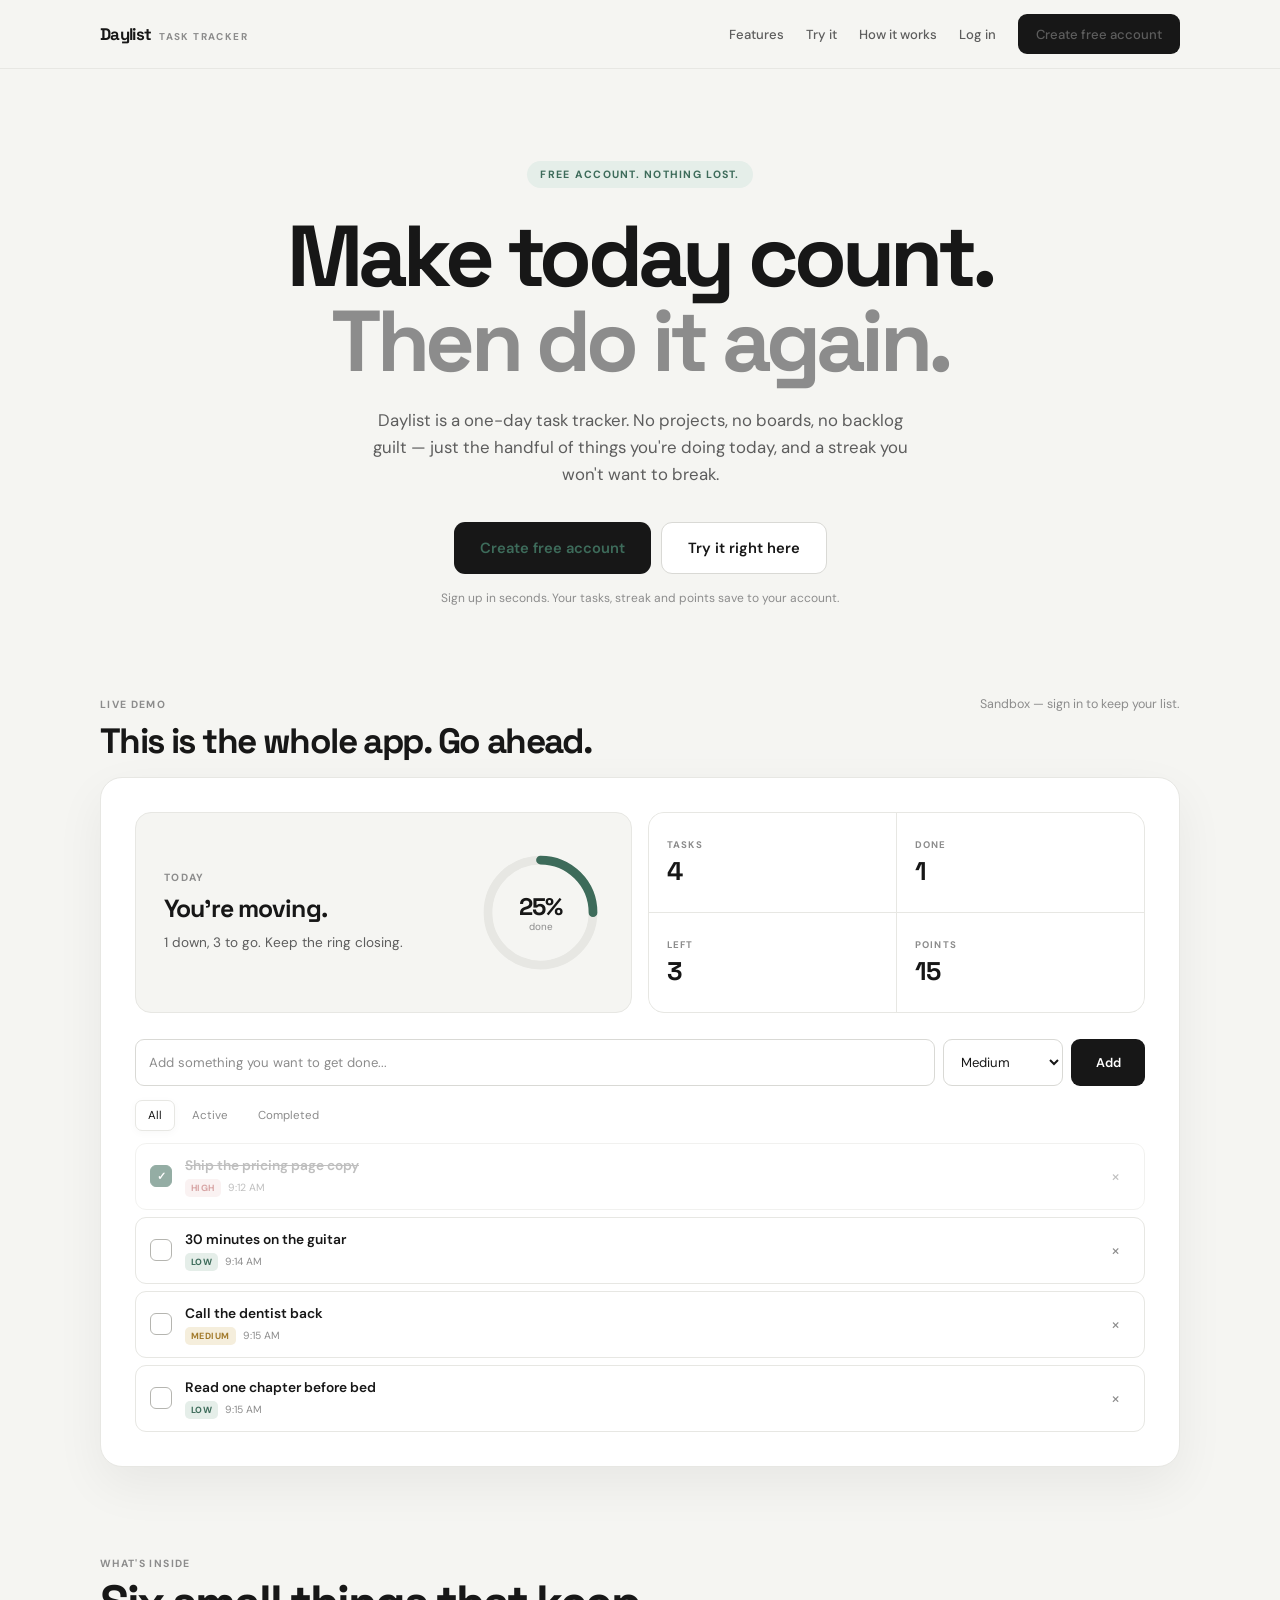
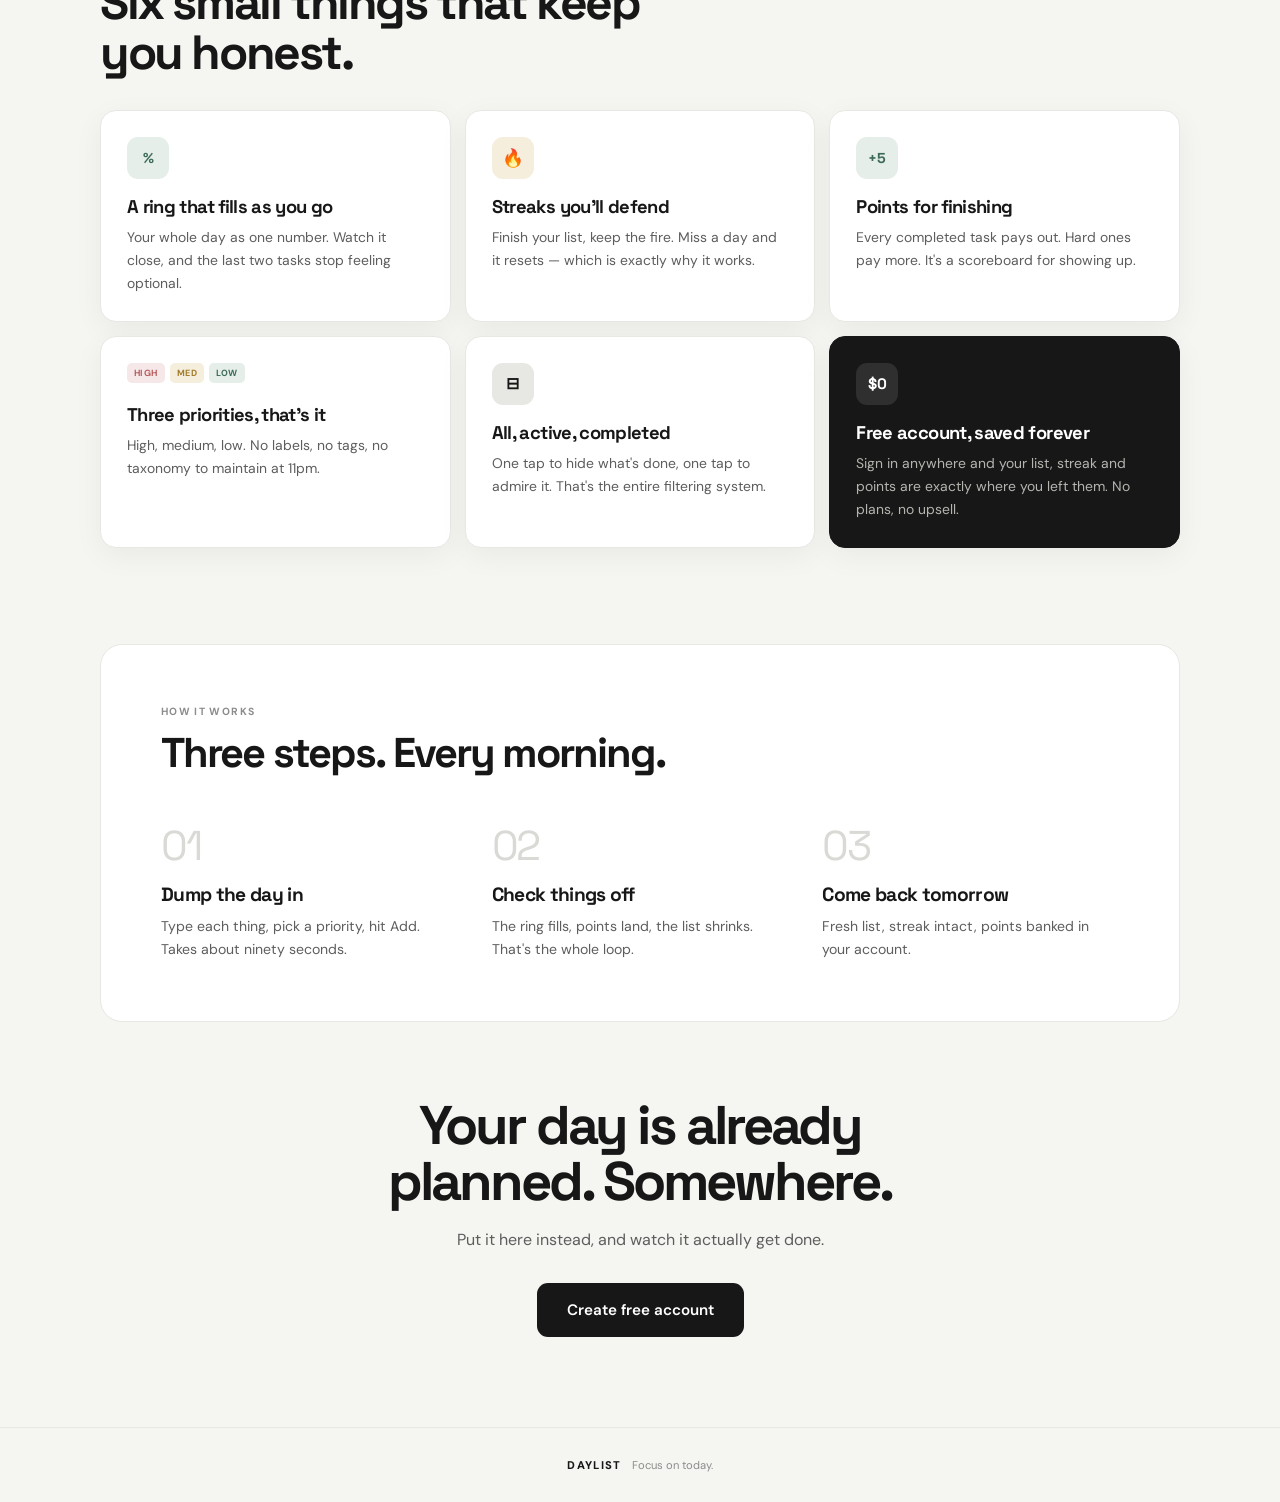
<file: public/homepage.html>
<!doctype html>
<html lang="en">
  <head>
    <meta charset="UTF-8" />
    <meta name="viewport" content="width=device-width, initial-scale=1.0" />

    <title>Daylist — Make today count.</title>

    <link rel="preconnect" href="https://fonts.googleapis.com" />
    <link rel="preconnect" href="https://fonts.gstatic.com" crossorigin />

    <link
      href="https://fonts.googleapis.com/css2?family=DM+Sans:wght@400;500;600;700&amp;family=Space+Grotesk:wght@500;600;700&amp;display=swap"
      rel="stylesheet"
    />

    <link rel="stylesheet" href="homepage.css" />
  </head>

  <body>
    <nav class="nav">
      <div class="nav-inner">
        <div class="brand">
          <span class="brand-name">Daylist</span>
          <span class="brand-tag">TASK TRACKER</span>
        </div>

        <div class="nav-links">
          <a href="#features">Features</a>
          <a href="#demo">Try it</a>
          <a href="#how">How it works</a>
          <a href="./login.html">Log in</a>
          <button class="btn-dark btn-sm" type="button">
            <a href="./register.html">Create free account</a>
          </button>
        </div>
      </div>
    </nav>

    <header class="hero">
      <span class="pill">FREE ACCOUNT. NOTHING LOST.</span>

      <h1>
        Make today count.<br /><span class="muted">Then do it again.</span>
      </h1>

      <p class="hero-sub">
        Daylist is a one-day task tracker. No projects, no boards, no backlog
        guilt — just the handful of things you're doing today, and a streak you
        won't want to break.
      </p>

      <div class="hero-actions">
        <button class="btn-dark btn-lg" type="button">
          <a href="./register.html">Create free account</a>
        </button>
        <a class="btn-ghost btn-lg" href="#demo">Try it right here</a>
      </div>

      <p class="hero-note">
        Sign up in seconds. Your tasks, streak and points save to your account.
      </p>
    </header>

    <section class="section" id="demo">
      <div class="section-head">
        <div>
          <p class="label">LIVE DEMO</p>
          <h2>This is the whole app. Go ahead.</h2>
        </div>

        <span class="section-note">Sandbox — sign in to keep your list.</span>
      </div>

      <div class="app-shell">
        <div class="top-grid">
          <div class="progress-card">
            <div class="progress-info">
              <p class="label">TODAY</p>
              <h3 id="progressTitle">Ready when you are.</h3>
              <p id="progressMessage">
                Start with one task. Momentum comes after.
              </p>
            </div>

            <div class="progress-circle">
              <svg viewBox="0 0 100 100">
                <circle
                  class="progress-background"
                  cx="50"
                  cy="50"
                  r="42"
                ></circle>
                <circle
                  class="progress-bar"
                  id="progressBar"
                  cx="50"
                  cy="50"
                  r="42"
                ></circle>
              </svg>

              <div class="progress-number">
                <strong id="progressPercent">0%</strong>
                <span>done</span>
              </div>
            </div>
          </div>

          <div class="stats">
            <div class="stat">
              <span class="stat-label">TASKS</span>
              <strong id="totalTasks">0</strong>
            </div>

            <div class="stat">
              <span class="stat-label">DONE</span>
              <strong id="completedTasks">0</strong>
            </div>

            <div class="stat">
              <span class="stat-label">LEFT</span>
              <strong id="remainingTasks">0</strong>
            </div>

            <div class="stat">
              <span class="stat-label">POINTS</span>
              <strong id="points">0</strong>
            </div>
          </div>
        </div>

        <form class="add-task" id="taskForm">
          <input
            id="taskInput"
            type="text"
            placeholder="Add something you want to get done..."
            autocomplete="off"
          />

          <select id="priorityInput">
            <option value="low">Low</option>
            <option value="medium" selected>Medium</option>
            <option value="high">High</option>
          </select>

          <button type="submit">Add</button>
        </form>

        <nav class="filters">
          <button class="filter active" data-filter="all" type="button">
            All
          </button>
          <button class="filter" data-filter="active" type="button">
            Active
          </button>
          <button class="filter" data-filter="completed" type="button">
            Completed
          </button>
        </nav>

        <div class="task-list" id="taskList"></div>

        <div class="empty" id="emptyState">
          <div class="empty-check">✓</div>
          <h3>Nothing left here.</h3>
          <p>Add a task above and get started.</p>
        </div>
      </div>
    </section>

    <section class="section" id="features">
      <p class="label">WHAT'S INSIDE</p>
      <h2 class="big-head">Six small things that keep you honest.</h2>

      <div class="feature-grid">
        <article class="card">
          <div class="icon icon-green">%</div>
          <h3>A ring that fills as you go</h3>
          <p>
            Your whole day as one number. Watch it close, and the last two tasks
            stop feeling optional.
          </p>
        </article>

        <article class="card">
          <div class="icon icon-yellow">🔥</div>
          <h3>Streaks you'll defend</h3>
          <p>
            Finish your list, keep the fire. Miss a day and it resets — which is
            exactly why it works.
          </p>
        </article>

        <article class="card">
          <div class="icon icon-green">+5</div>
          <h3>Points for finishing</h3>
          <p>
            Every completed task pays out. Hard ones pay more. It's a scoreboard
            for showing up.
          </p>
        </article>

        <article class="card">
          <div class="pri-row">
            <span class="priority high">HIGH</span>
            <span class="priority medium">MED</span>
            <span class="priority low">LOW</span>
          </div>

          <h3>Three priorities, that's it</h3>
          <p>
            High, medium, low. No labels, no tags, no taxonomy to maintain at
            11pm.
          </p>
        </article>

        <article class="card">
          <div class="icon icon-gray">⊟</div>
          <h3>All, active, completed</h3>
          <p>
            One tap to hide what's done, one tap to admire it. That's the entire
            filtering system.
          </p>
        </article>

        <article class="card card-dark">
          <div class="icon icon-dark">$0</div>
          <h3>Free account, saved forever</h3>
          <p>
            Sign in anywhere and your list, streak and points are exactly where
            you left them. No plans, no upsell.
          </p>
        </article>
      </div>
    </section>

    <section class="section" id="how">
      <div class="how-panel">
        <p class="label">HOW IT WORKS</p>
        <h2 class="how-head">Three steps. Every morning.</h2>

        <div class="steps">
          <div class="step">
            <div class="step-num">01</div>
            <h3>Dump the day in</h3>
            <p>
              Type each thing, pick a priority, hit Add. Takes about ninety
              seconds.
            </p>
          </div>

          <div class="step">
            <div class="step-num">02</div>
            <h3>Check things off</h3>
            <p>
              The ring fills, points land, the list shrinks. That's the whole
              loop.
            </p>
          </div>

          <div class="step">
            <div class="step-num">03</div>
            <h3>Come back tomorrow</h3>
            <p>Fresh list, streak intact, points banked in your account.</p>
          </div>
        </div>
      </div>
    </section>

    <section class="section closer">
      <h2>Your day is already planned. Somewhere.</h2>
      <p>Put it here instead, and watch it actually get done.</p>
      <button class="btn-dark btn-lg" type="button">Create free account</button>
    </section>

    <footer class="site-footer">
      <div class="footer-inner">
        <span>DAYLIST</span>
        <p>Focus on today.</p>
      </div>
    </footer>

    <script>
      (function () {
        var PRI = {
          high: { label: "HIGH", pts: 15 },
          medium: { label: "MEDIUM", pts: 10 },
          low: { label: "LOW", pts: 5 },
        };

        var tasks = [
          {
            id: 1,
            title: "Ship the pricing page copy",
            pri: "high",
            done: true,
            when: "9:12 AM",
          },
          {
            id: 2,
            title: "30 minutes on the guitar",
            pri: "low",
            done: false,
            when: "9:14 AM",
          },
          {
            id: 3,
            title: "Call the dentist back",
            pri: "medium",
            done: false,
            when: "9:15 AM",
          },
          {
            id: 4,
            title: "Read one chapter before bed",
            pri: "low",
            done: false,
            when: "9:15 AM",
          },
        ];

        var seq = 5;
        var filter = "all";

        var list = document.getElementById("taskList");
        var empty = document.getElementById("emptyState");
        var form = document.getElementById("taskForm");
        var input = document.getElementById("taskInput");
        var priInput = document.getElementById("priorityInput");

        function now() {
          return new Date().toLocaleTimeString([], {
            hour: "numeric",
            minute: "2-digit",
          });
        }

        function render() {
          var total = tasks.length;
          var done = tasks.filter(function (t) {
            return t.done;
          }).length;
          var pct = total ? Math.round((done / total) * 100) : 0;
          var points = tasks.reduce(function (s, t) {
            return s + (t.done ? PRI[t.pri].pts : 0);
          }, 0);

          document.getElementById("totalTasks").textContent = total;
          document.getElementById("completedTasks").textContent = done;
          document.getElementById("remainingTasks").textContent = total - done;
          document.getElementById("points").textContent = points;
          document.getElementById("progressPercent").textContent = pct + "%";
          document.getElementById("progressBar").style.strokeDashoffset =
            264 - (264 * pct) / 100;

          var title = "Ready when you are.";
          var msg = "Start with one task. Momentum comes after.";

          if (total && done === 0) {
            title = "Nothing done yet.";
            msg = "Pick the easiest one and knock it out.";
          } else if (done && done < total) {
            title = "You're moving.";
            msg =
              done +
              " down, " +
              (total - done) +
              " to go. Keep the ring closing.";
          } else if (total && done === total) {
            title = "Day cleared.";
            msg = "Every task done. Streak safe — see you tomorrow.";
          }

          document.getElementById("progressTitle").textContent = title;
          document.getElementById("progressMessage").textContent = msg;

          var visible = tasks.filter(function (t) {
            if (filter === "active") return !t.done;
            if (filter === "completed") return t.done;
            return true;
          });

          list.innerHTML = "";

          visible.forEach(function (t) {
            var row = document.createElement("div");
            row.className = "task" + (t.done ? " completed" : "");

            var box = document.createElement("button");
            box.type = "button";
            box.className = "checkbox" + (t.done ? " checked" : "");
            box.textContent = t.done ? "✓" : "";
            box.addEventListener("click", function () {
              t.done = !t.done;
              render();
            });

            var content = document.createElement("div");
            content.className = "task-content";

            var titleEl = document.createElement("div");
            titleEl.className = "task-title";
            titleEl.textContent = t.title;

            var meta = document.createElement("div");
            meta.className = "task-meta";

            var pri = document.createElement("span");
            pri.className = "priority " + t.pri;
            pri.textContent = PRI[t.pri].label;

            var when = document.createElement("span");
            when.textContent = t.when;

            meta.appendChild(pri);
            meta.appendChild(when);
            content.appendChild(titleEl);
            content.appendChild(meta);

            var del = document.createElement("button");
            del.type = "button";
            del.className = "delete";
            del.textContent = "×";
            del.addEventListener("click", function () {
              tasks = tasks.filter(function (x) {
                return x.id !== t.id;
              });
              render();
            });

            row.appendChild(box);
            row.appendChild(content);
            row.appendChild(del);
            list.appendChild(row);
          });

          empty.classList.toggle("visible", visible.length === 0);
        }

        form.addEventListener("submit", function (e) {
          e.preventDefault();
          var v = input.value.trim();
          if (!v) return;

          tasks.push({
            id: seq++,
            title: v,
            pri: priInput.value,
            done: false,
            when: now(),
          });
          input.value = "";
          render();
        });

        Array.prototype.forEach.call(
          document.querySelectorAll(".filter"),
          function (b) {
            b.addEventListener("click", function () {
              filter = b.dataset.filter;
              Array.prototype.forEach.call(
                document.querySelectorAll(".filter"),
                function (x) {
                  x.classList.toggle("active", x === b);
                },
              );
              render();
            });
          },
        );

        render();
      })();
    </script>
  </body>
</html>
</file>
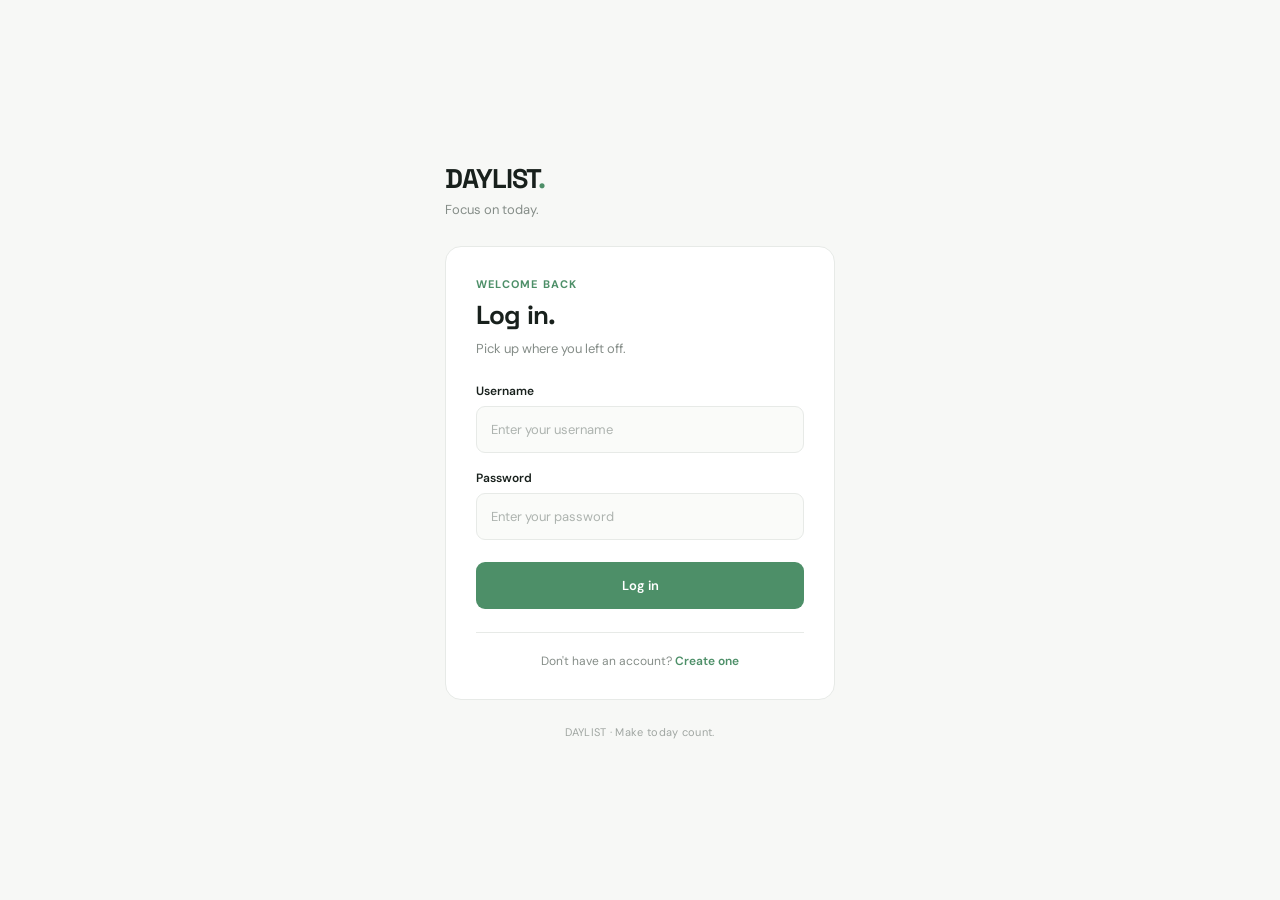
<file: public/login.html>
<!doctype html>
<html lang="en">
  <head>
    <meta charset="UTF-8" />

    <meta name="viewport" content="width=device-width, initial-scale=1.0" />

    <title>Login — Daylist</title>

    <link rel="stylesheet" href="auth.css" />
  </head>

  <body>
    <main class="auth">
      <header class="brand">
        <h1>DAYLIST<span>.</span></h1>

        <p>Focus on today.</p>
      </header>

      <section class="auth-card">
        <div class="auth-header">
          <div class="label">WELCOME BACK</div>

          <h2>Log in.</h2>

          <p>Pick up where you left off.</p>
        </div>

        <form>
          <div class="form-group">
            <label for="username"> Username </label>

            <input
              class="input"
              id="username"
              type="text"
              placeholder="Enter your username"
              autocomplete="username"
            />
          </div>

          <div class="form-group">
            <label for="password"> Password </label>

            <input
              class="input"
              id="password"
              type="password"
              placeholder="Enter your password"
              autocomplete="current-password"
            />
          </div>

          <button class="auth-button" type="button">Log in</button>
        </form>

        <div class="auth-bottom">
          Don't have an account?

          <a href="register.html"> Create one </a>
        </div>
      </section>

      <footer class="auth-footer">DAYLIST · Make today count.</footer>
    </main>
    <script src="loginauth.js"></script>
  </body>
</html>
</file>
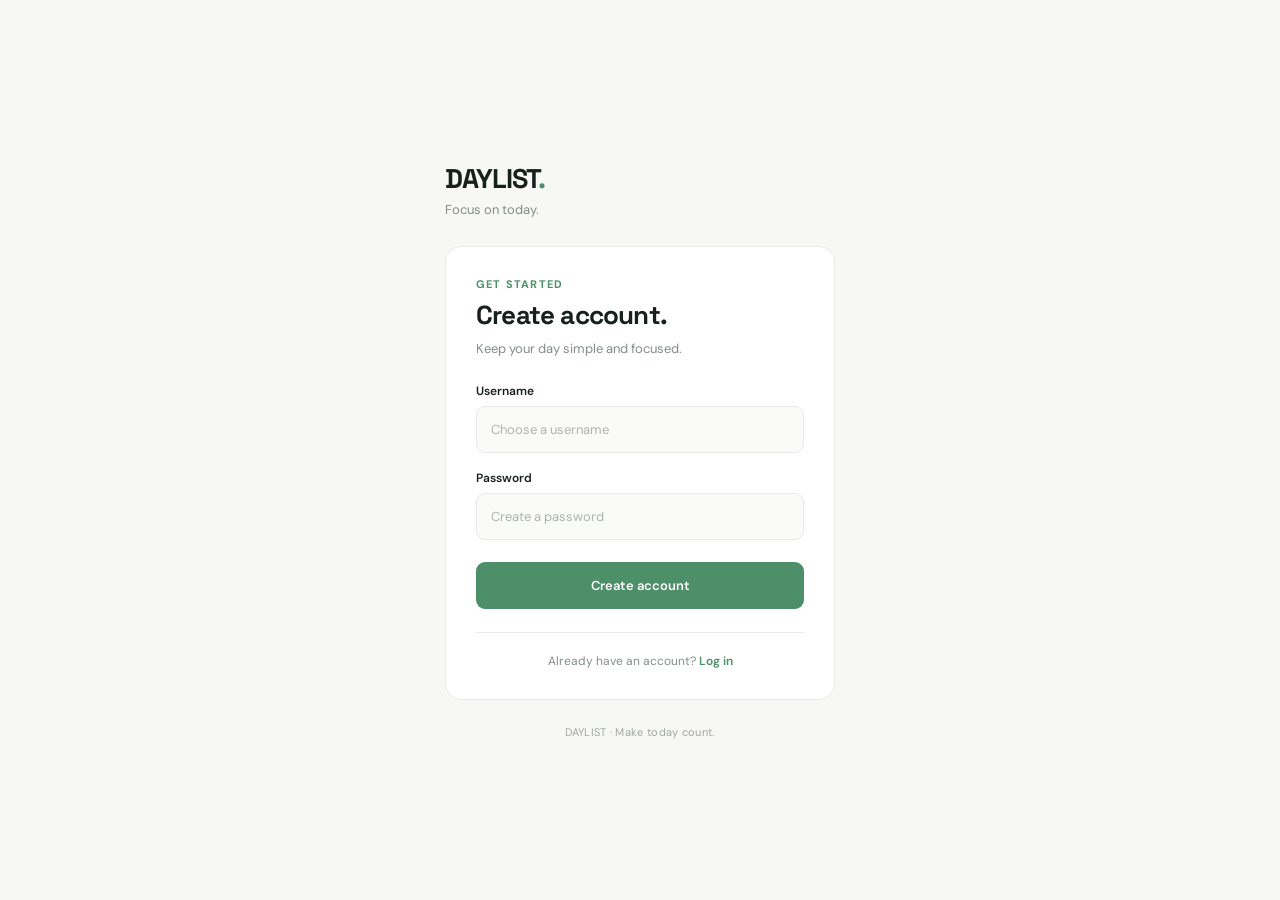
<file: public/register.html>
<!doctype html>
<html lang="en">
  <head>
    <meta charset="UTF-8" />

    <meta name="viewport" content="width=device-width, initial-scale=1.0" />

    <title>Register — Daylist</title>

    <link rel="stylesheet" href="auth.css" />
  </head>

  <body>
    <main class="auth">
      <header class="brand">
        <h1>DAYLIST<span>.</span></h1>

        <p>Focus on today.</p>
      </header>

      <section class="auth-card">
        <div class="auth-header">
          <div class="label">GET STARTED</div>

          <h2>Create account.</h2>

          <p>Keep your day simple and focused.</p>
        </div>

        <form>
          <div class="form-group">
            <label for="username"> Username </label>

            <input
              class="input"
              id="username"
              type="text"
              placeholder="Choose a username"
              autocomplete="username"
            />
          </div>

          <div class="form-group">
            <label for="password"> Password </label>

            <input
              class="input"
              id="password"
              type="password"
              placeholder="Create a password"
              autocomplete="new-password"
            />
          </div>

          <button class="auth-button" type="button">Create account</button>
        </form>

        <div class="auth-bottom">
          Already have an account?

          <a href="login.html"> Log in </a>
        </div>
      </section>

      <footer class="auth-footer">DAYLIST · Make today count.</footer>
    </main>
    <script src="registerauth.js"></script>
  </body>
</html>
</file>
<file: public/homepage.css>
* {
  margin: 0;
  padding: 0;
  box-sizing: border-box;
}

:root {
  --paper: #f5f5f2;
  --white: #ffffff;

  --black: #171717;
  --gray-700: #5d5d5d;
  --gray-500: #8c8c8c;
  --gray-400: #b5b5b0;
  --gray-300: #d9d9d5;
  --gray-200: #e7e7e3;

  --green: #3d6b5a;
  --green-light: #e5eee9;

  --red: #b85c5c;
  --red-light: #f6e8e8;

  --yellow: #a37b2c;
  --yellow-light: #f5eedc;

  --shadow: 0 8px 30px rgba(0, 0, 0, 0.05);
  --wrap: min(1080px, calc(100% - 40px));
}

html {
  scroll-behavior: smooth;
}

body {
  background: var(--paper);
  color: var(--black);

  font-family: "DM Sans", -apple-system, BlinkMacSystemFont, "Segoe UI", sans-serif;

  -webkit-font-smoothing: antialiased;

  overflow-x: hidden;
}

button,
input,
select {
  font: inherit;
}

button {
  cursor: pointer;
}

a {
  color: var(--green);
  text-decoration: none;
}

a:hover {
  color: var(--black);
}

h1,
h2,
h3 {
  font-family: "Space Grotesk", sans-serif;
}

.label {
  color: var(--gray-500);
  font-size: 0.65rem;
  font-weight: 700;
  letter-spacing: 0.13em;
}

.muted {
  color: var(--gray-500);
}

/* ---------- buttons ---------- */

.btn-dark {
  border: none;
  border-radius: 11px;
  background: var(--black);
  color: #fff;
  font-weight: 600;
  transition: background 0.15s;
}

.btn-dark:hover {
  background: var(--green);
}

.btn-ghost {
  display: inline-flex;
  align-items: center;
  background: var(--white);
  border: 1px solid var(--gray-300);
  border-radius: 11px;
  color: var(--black);
  font-weight: 600;
  transition: border-color 0.15s;
}

.btn-ghost:hover {
  border-color: var(--black);
  color: var(--black);
}

.btn-sm {
  height: 40px;
  padding: 0 18px;
  border-radius: 9px;
  font-size: 0.8rem;
}

.btn-lg {
  height: 52px;
  padding: 0 26px;
  font-size: 0.92rem;
}

/* ---------- nav ---------- */

.nav {
  position: sticky;
  top: 0;
  z-index: 20;

  background: rgba(245, 245, 242, 0.88);
  backdrop-filter: blur(10px);
  border-bottom: 1px solid var(--gray-200);
}

.nav-inner {
  width: var(--wrap);
  height: 68px;

  margin: 0 auto;

  display: flex;
  align-items: center;
  justify-content: space-between;
  gap: 20px;
}

.brand {
  display: flex;
  align-items: baseline;
  gap: 8px;
}

.brand-name {
  font-family: "Space Grotesk", sans-serif;
  font-weight: 700;
  font-size: 1.05rem;
  letter-spacing: -0.04em;
}

.brand-tag {
  color: var(--gray-500);
  font-size: 0.62rem;
  font-weight: 700;
  letter-spacing: 0.14em;
}

.nav-links {
  display: flex;
  align-items: center;
  gap: 22px;
}

.nav-links a {
  color: var(--gray-700);
  font-size: 0.82rem;
  font-weight: 500;
}

/* ---------- hero ---------- */

.hero {
  width: var(--wrap);
  margin: 0 auto;
  padding: 92px 0 20px;
  text-align: center;
}

.pill {
  display: inline-block;
  padding: 7px 13px;

  background: var(--green-light);
  color: var(--green);

  border-radius: 100px;

  font-size: 0.66rem;
  font-weight: 700;
  letter-spacing: 0.12em;
}

.hero h1 {
  margin-top: 26px;

  font-size: clamp(2.8rem, 7vw, 5.4rem);
  line-height: 0.98;
  letter-spacing: -0.055em;

  text-wrap: balance;
}

.hero-sub {
  max-width: 540px;
  margin: 24px auto 0;

  color: var(--gray-700);
  font-size: 1.05rem;
  line-height: 1.6;

  text-wrap: pretty;
}

.hero-actions {
  display: flex;
  align-items: center;
  justify-content: center;
  gap: 10px;
  flex-wrap: wrap;

  margin-top: 34px;
}

.hero-note {
  margin-top: 16px;
  color: var(--gray-500);
  font-size: 0.75rem;
}

/* ---------- sections ---------- */

.section {
  width: var(--wrap);
  margin: 0 auto;
  padding: 70px 0 20px;
}

.section-head {
  display: flex;
  align-items: baseline;
  justify-content: space-between;
  gap: 20px;
  flex-wrap: wrap;

  margin-bottom: 14px;
}

.section-head h2 {
  margin-top: 7px;
  font-size: clamp(1.6rem, 3vw, 2.2rem);
  letter-spacing: -0.045em;
}

.section-note {
  color: var(--gray-500);
  font-size: 0.78rem;
}

.big-head {
  max-width: 620px;
  margin-top: 8px;

  font-size: clamp(1.9rem, 4vw, 3rem);
  line-height: 1.04;
  letter-spacing: -0.05em;
}

/* ---------- live demo ---------- */

.app-shell {
  padding: clamp(18px, 3vw, 34px);

  background: var(--white);
  border: 1px solid var(--gray-200);
  border-radius: 22px;

  box-shadow: 0 18px 50px rgba(0, 0, 0, 0.06);
}

.top-grid {
  display: grid;
  grid-template-columns: repeat(auto-fit, minmax(300px, 1fr));
  gap: 16px;

  margin-bottom: 26px;
}

.progress-card {
  min-height: 200px;

  display: flex;
  align-items: center;
  justify-content: space-between;
  gap: 22px;
  flex-wrap: wrap;

  padding: 28px;

  background: var(--paper);
  border: 1px solid var(--gray-200);
  border-radius: 16px;
}

.progress-info {
  flex: 1;
  min-width: 210px;
}

.progress-info h3 {
  margin-top: 9px;
  font-size: 1.55rem;
  letter-spacing: -0.035em;
}

.progress-info > p:last-child {
  max-width: 340px;
  margin-top: 8px;

  color: var(--gray-700);
  font-size: 0.85rem;
  line-height: 1.6;
}

.progress-circle {
  position: relative;
  width: 125px;
  height: 125px;
  flex-shrink: 0;
}

.progress-circle svg {
  width: 100%;
  height: 100%;
  transform: rotate(-90deg);
}

.progress-circle circle {
  fill: none;
  stroke-width: 7;
}

.progress-background {
  stroke: var(--gray-200);
}

.progress-bar {
  stroke: var(--green);
  stroke-linecap: round;
  stroke-dasharray: 264;
  stroke-dashoffset: 264;

  transition: stroke-dashoffset 0.5s ease;
}

.progress-number {
  position: absolute;
  inset: 0;

  display: flex;
  align-items: center;
  justify-content: center;
  flex-direction: column;
}

.progress-number strong {
  font-family: "Space Grotesk", sans-serif;
  font-size: 1.5rem;
  letter-spacing: -0.05em;
}

.progress-number span {
  margin-top: -2px;
  color: var(--gray-500);
  font-size: 0.62rem;
}

.stats {
  display: grid;
  grid-template-columns: 1fr 1fr;
  gap: 1px;

  overflow: hidden;

  background: var(--gray-200);
  border: 1px solid var(--gray-200);
  border-radius: 16px;
}

.stat {
  min-height: 99px;
  padding: 18px;

  display: flex;
  flex-direction: column;
  justify-content: center;

  background: var(--white);
}

.stat-label {
  color: var(--gray-500);
  font-size: 0.6rem;
  font-weight: 700;
  letter-spacing: 0.12em;
}

.stat strong {
  margin-top: 4px;
  font-family: "Space Grotesk", sans-serif;
  font-size: 1.6rem;
  letter-spacing: -0.05em;
}

.add-task {
  display: grid;
  grid-template-columns: minmax(180px, 1fr) minmax(96px, 120px) 74px;
  gap: 8px;

  margin-bottom: 14px;
}

.add-task input,
.add-task select {
  height: 47px;
  padding: 0 13px;

  color: var(--black);
  background: var(--white);

  border: 1px solid var(--gray-300);
  border-radius: 9px;

  outline: none;
  font-size: 0.82rem;
}

.add-task input::placeholder {
  color: var(--gray-500);
}

.add-task input:focus,
.add-task select:focus {
  border-color: var(--green);
  box-shadow: 0 0 0 3px rgba(61, 107, 90, 0.08);
}

.add-task select {
  cursor: pointer;
}

.add-task button {
  height: 47px;

  border: none;
  border-radius: 9px;

  background: var(--black);
  color: #fff;

  font-weight: 600;
  font-size: 0.8rem;

  transition: background 0.15s, transform 0.15s;
}

.add-task button:hover {
  background: var(--green);
}

.add-task button:active {
  transform: scale(0.97);
}

.filters {
  display: flex;
  gap: 4px;
  margin-bottom: 12px;
}

.filter {
  padding: 7px 12px;

  border: 1px solid transparent;
  border-radius: 7px;

  color: var(--gray-500);
  background: transparent;

  font-size: 0.72rem;
}

.filter:hover {
  color: var(--black);
}

.filter.active {
  color: var(--black);
  background: var(--white);
  border-color: var(--gray-200);
  box-shadow: 0 2px 8px rgba(0, 0, 0, 0.03);
}

.task-list {
  display: flex;
  flex-direction: column;
  gap: 7px;
}

.task {
  display: flex;
  align-items: center;
  gap: 13px;

  min-height: 66px;
  padding: 12px 14px;

  background: var(--white);
  border: 1px solid var(--gray-200);
  border-radius: 11px;

  transition: border-color 0.15s, transform 0.15s, opacity 0.2s;
}

.task:hover {
  border-color: #c8c8c4;
  transform: translateY(-1px);
}

.task.completed {
  opacity: 0.55;
}

.task.completed .task-title {
  color: var(--gray-500);
  text-decoration: line-through;
}

.checkbox {
  width: 22px;
  height: 22px;
  flex-shrink: 0;

  display: grid;
  place-items: center;

  border: 1.5px solid var(--gray-400);
  border-radius: 6px;

  background: var(--white);
  color: #fff;

  font-size: 0.7rem;
  font-weight: 800;

  transition: background 0.15s, border-color 0.15s;
}

.checkbox:hover {
  border-color: var(--green);
}

.checkbox.checked {
  background: var(--green);
  border-color: var(--green);
}

.task-content {
  flex: 1;
  min-width: 0;
}

.task-title {
  color: var(--black);
  font-size: 0.86rem;
  font-weight: 600;
  overflow-wrap: anywhere;
}

.task-meta {
  display: flex;
  align-items: center;
  gap: 7px;

  margin-top: 5px;

  color: var(--gray-500);
  font-size: 0.65rem;
}

.priority {
  padding: 3px 6px;
  border-radius: 5px;
  font-size: 0.56rem;
  font-weight: 700;
  letter-spacing: 0.05em;
}

.priority.high {
  color: var(--red);
  background: var(--red-light);
}

.priority.medium {
  color: var(--yellow);
  background: var(--yellow-light);
}

.priority.low {
  color: var(--green);
  background: var(--green-light);
}

.delete {
  width: 30px;
  height: 30px;

  display: grid;
  place-items: center;

  border: none;
  border-radius: 7px;

  color: var(--gray-500);
  background: transparent;

  font-size: 1.05rem;
}

.delete:hover {
  color: var(--red);
  background: var(--red-light);
}

.empty {
  display: none;
  padding: 54px 20px;
  text-align: center;
}

.empty.visible {
  display: block;
}

.empty-check {
  width: 44px;
  height: 44px;

  display: grid;
  place-items: center;

  margin: 0 auto 14px;

  border-radius: 50%;
  background: var(--green-light);
  color: var(--green);

  font-weight: 800;
}

.empty h3 {
  font-size: 1rem;
}

.empty p {
  margin-top: 5px;
  color: var(--gray-500);
  font-size: 0.8rem;
}

/* ---------- features ---------- */

.feature-grid {
  display: grid;
  grid-template-columns: repeat(auto-fit, minmax(290px, 1fr));
  gap: 14px;

  margin-top: 32px;
}

.card {
  padding: 26px;

  background: var(--white);
  border: 1px solid var(--gray-200);
  border-radius: 16px;

  box-shadow: var(--shadow);

  transition: border-color 0.15s;
}

.card:hover {
  border-color: #c8c8c4;
}

.card h3 {
  margin-top: 16px;
  font-size: 1.15rem;
  letter-spacing: -0.035em;
}

.card p {
  margin-top: 8px;
  color: var(--gray-700);
  font-size: 0.87rem;
  line-height: 1.65;
}

.card-dark {
  background: var(--black);
  border-color: var(--black);
  color: #fff;
}

.card-dark:hover {
  border-color: var(--black);
}

.card-dark p {
  color: var(--gray-400);
}

.icon {
  width: 42px;
  height: 42px;

  display: grid;
  place-items: center;

  border-radius: 11px;

  font-family: "Space Grotesk", sans-serif;
  font-weight: 700;
  font-size: 0.9rem;
}

.icon-green {
  background: var(--green-light);
  color: var(--green);
}

.icon-yellow {
  background: var(--yellow-light);
  color: var(--yellow);
  font-size: 1.1rem;
}

.icon-gray {
  background: var(--gray-200);
  color: var(--black);
  font-size: 1rem;
}

.icon-dark {
  background: rgba(255, 255, 255, 0.1);
  color: #fff;
  font-size: 0.95rem;
}

.pri-row {
  display: flex;
  gap: 5px;
}

.pri-row .priority {
  padding: 4px 7px;
}

.card .pri-row + h3 {
  margin-top: 20px;
}

/* ---------- how it works ---------- */

#how {
  padding-top: 76px;
  padding-bottom: 0;
}

.how-panel {
  padding: clamp(28px, 5vw, 60px);

  background: var(--white);
  border: 1px solid var(--gray-200);
  border-radius: 22px;
}

.how-head {
  margin-top: 8px;
  font-size: clamp(1.8rem, 3.6vw, 2.6rem);
  letter-spacing: -0.05em;
}

.steps {
  display: grid;
  grid-template-columns: repeat(auto-fit, minmax(240px, 1fr));
  gap: 34px;

  margin-top: 40px;
}

.step-num {
  font-family: "Space Grotesk", sans-serif;
  font-size: 2.6rem;
  letter-spacing: -0.06em;
  color: var(--gray-300);
}

.step h3 {
  margin-top: 10px;
  font-size: 1.2rem;
  letter-spacing: -0.035em;
}

.step p {
  margin-top: 8px;
  color: var(--gray-700);
  font-size: 0.88rem;
  line-height: 1.65;
}

/* ---------- closer ---------- */

.closer {
  padding: 76px 0 90px;
  text-align: center;
}

.closer h2 {
  max-width: 620px;
  margin: 0 auto;

  font-size: clamp(2.1rem, 5vw, 3.4rem);
  line-height: 1.02;
  letter-spacing: -0.055em;
}

.closer p {
  max-width: 460px;
  margin: 18px auto 0;

  color: var(--gray-700);
  font-size: 1rem;
  line-height: 1.6;
}

.closer .btn-dark {
  height: 54px;
  margin-top: 30px;
  padding: 0 30px;
  font-size: 0.95rem;
}

/* ---------- footer ---------- */

.site-footer {
  border-top: 1px solid var(--gray-200);
}

.footer-inner {
  width: var(--wrap);
  margin: 0 auto;
  padding: 30px 0;

  display: flex;
  align-items: center;
  justify-content: center;
  gap: 10px;

  color: var(--gray-500);
  font-size: 0.7rem;
}

.footer-inner span {
  color: var(--black);
  font-weight: 800;
  letter-spacing: 0.12em;
}

/* ---------- responsive ---------- */

@media (max-width: 760px) {
  .nav-links {
    gap: 14px;
  }

  .nav-links a:nth-child(2),
  .nav-links a:nth-child(3) {
    display: none;
  }

  .hero {
    padding-top: 62px;
  }
}

@media (max-width: 560px) {
  .add-task {
    grid-template-columns: 1fr;
  }

  .add-task button,
  .add-task input,
  .add-task select {
    width: 100%;
  }

  .progress-card {
    flex-direction: column;
    text-align: center;
  }

  .progress-info > p:last-child {
    margin-left: auto;
    margin-right: auto;
  }
}
</file>
<file: public/auth.css>
@import url("https://fonts.googleapis.com/css2?family=DM+Sans:wght@400;500;600;700&family=Space+Grotesk:wght@500;600;700&display=swap");

* {
  box-sizing: border-box;
  margin: 0;
  padding: 0;
}

:root {
  --bg: #f7f8f6;
  --card: #ffffff;

  --text: #18201c;
  --muted: #858d88;

  --border: #e7eae7;

  --green: #4d8f68;
  --green-dark: #3f7957;
}

body {
  min-height: 100vh;

  background: var(--bg);
  color: var(--text);

  font-family: "DM Sans", sans-serif;

  display: flex;
  align-items: center;
  justify-content: center;

  padding: 24px;
}

/* =========================
   CONTAINER
========================= */

.auth {
  width: 100%;
  max-width: 390px;
}

/* =========================
   BRAND
========================= */

.brand {
  margin-bottom: 28px;
}

.brand h1 {
  font-family: "Space Grotesk", sans-serif;

  font-size: 27px;
  font-weight: 700;

  letter-spacing: -1px;
}

.brand h1 span {
  color: var(--green);
}

.brand p {
  margin-top: 5px;

  color: var(--muted);

  font-size: 13px;
}

/* =========================
   CARD
========================= */

.auth-card {
  background: var(--card);

  border: 1px solid var(--border);

  border-radius: 16px;

  padding: 30px;
}

/* =========================
   HEADER
========================= */

.auth-header {
  margin-bottom: 25px;
}

.auth-header .label {
  color: var(--green);

  font-size: 11px;
  font-weight: 700;

  letter-spacing: 1.2px;
}

.auth-header h2 {
  margin-top: 7px;

  font-family: "Space Grotesk", sans-serif;

  font-size: 26px;
  font-weight: 700;

  letter-spacing: -0.8px;
}

.auth-header p {
  margin-top: 7px;

  color: var(--muted);

  font-size: 13px;
  line-height: 1.5;
}

/* =========================
   FORM
========================= */

.form-group {
  margin-bottom: 17px;
}

.form-group label {
  display: block;

  margin-bottom: 7px;

  font-size: 12px;
  font-weight: 600;
}

.input {
  width: 100%;
  height: 47px;

  padding: 0 14px;

  border: 1px solid var(--border);
  border-radius: 9px;

  outline: none;

  background: #fafbf9;

  color: var(--text);

  font-family: "DM Sans", sans-serif;
  font-size: 13px;

  transition: 0.2s ease;
}

.input::placeholder {
  color: #adb3af;
}

.input:focus {
  border-color: var(--green);

  background: #fff;

  box-shadow: 0 0 0 3px rgba(77, 143, 104, 0.08);
}

/* =========================
   BUTTON
========================= */

.auth-button {
  width: 100%;
  height: 47px;

  margin-top: 5px;

  border: none;
  border-radius: 9px;

  background: var(--green);
  color: white;

  font-family: "DM Sans", sans-serif;

  font-size: 13px;
  font-weight: 600;

  cursor: pointer;

  transition: 0.2s ease;
}

.auth-button:hover {
  background: var(--green-dark);
}

.auth-button:active {
  transform: translateY(1px);
}

/* =========================
   BOTTOM
========================= */

.auth-bottom {
  margin-top: 23px;

  padding-top: 20px;

  border-top: 1px solid var(--border);

  text-align: center;

  color: var(--muted);

  font-size: 12px;
}

.auth-bottom a {
  color: var(--green);

  font-weight: 600;

  text-decoration: none;
}

.auth-bottom a:hover {
  text-decoration: underline;
}

/* =========================
   FOOTER
========================= */

.auth-footer {
  margin-top: 25px;

  text-align: center;

  color: #a0a6a2;

  font-size: 11px;

  letter-spacing: 0.3px;
}

@media (max-width: 450px) {
  body {
    padding: 18px;
  }

  .auth-card {
    padding: 25px 22px;
  }

  .brand h1 {
    font-size: 25px;
  }
}
</file>
